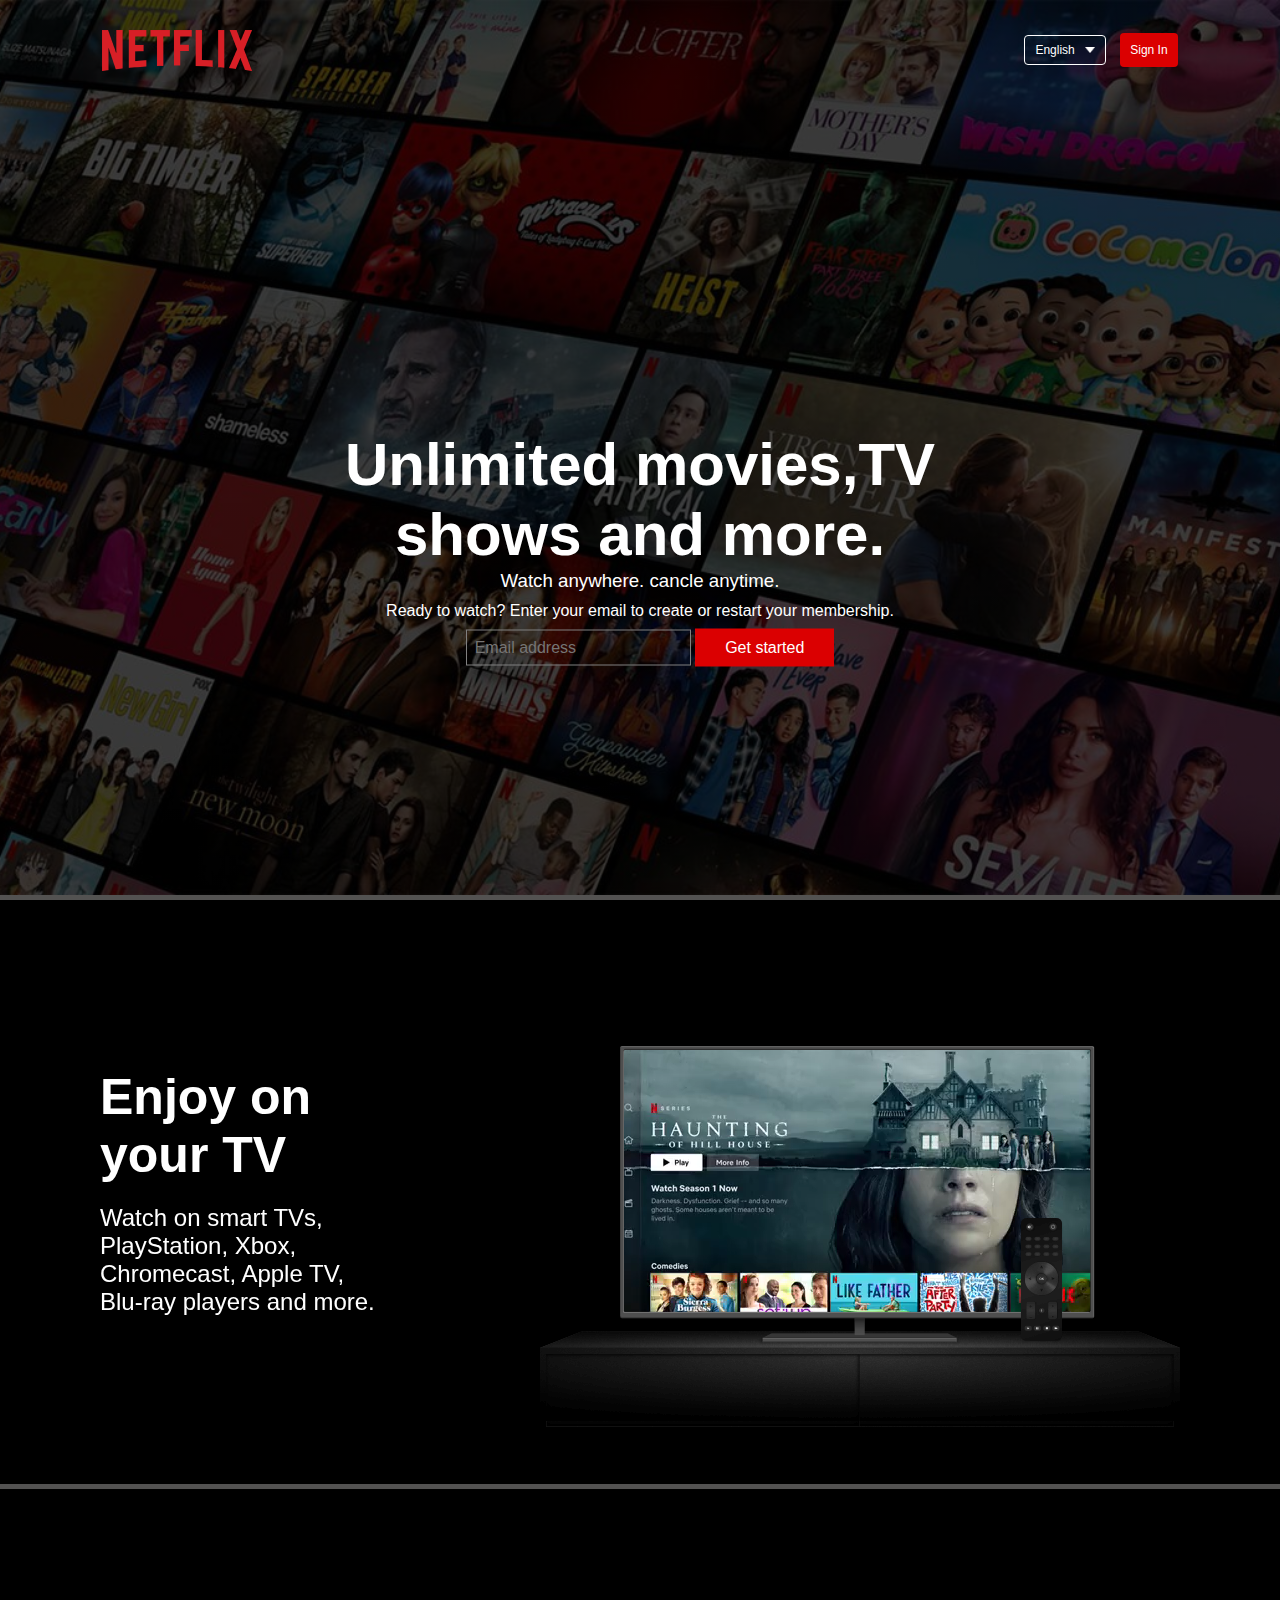
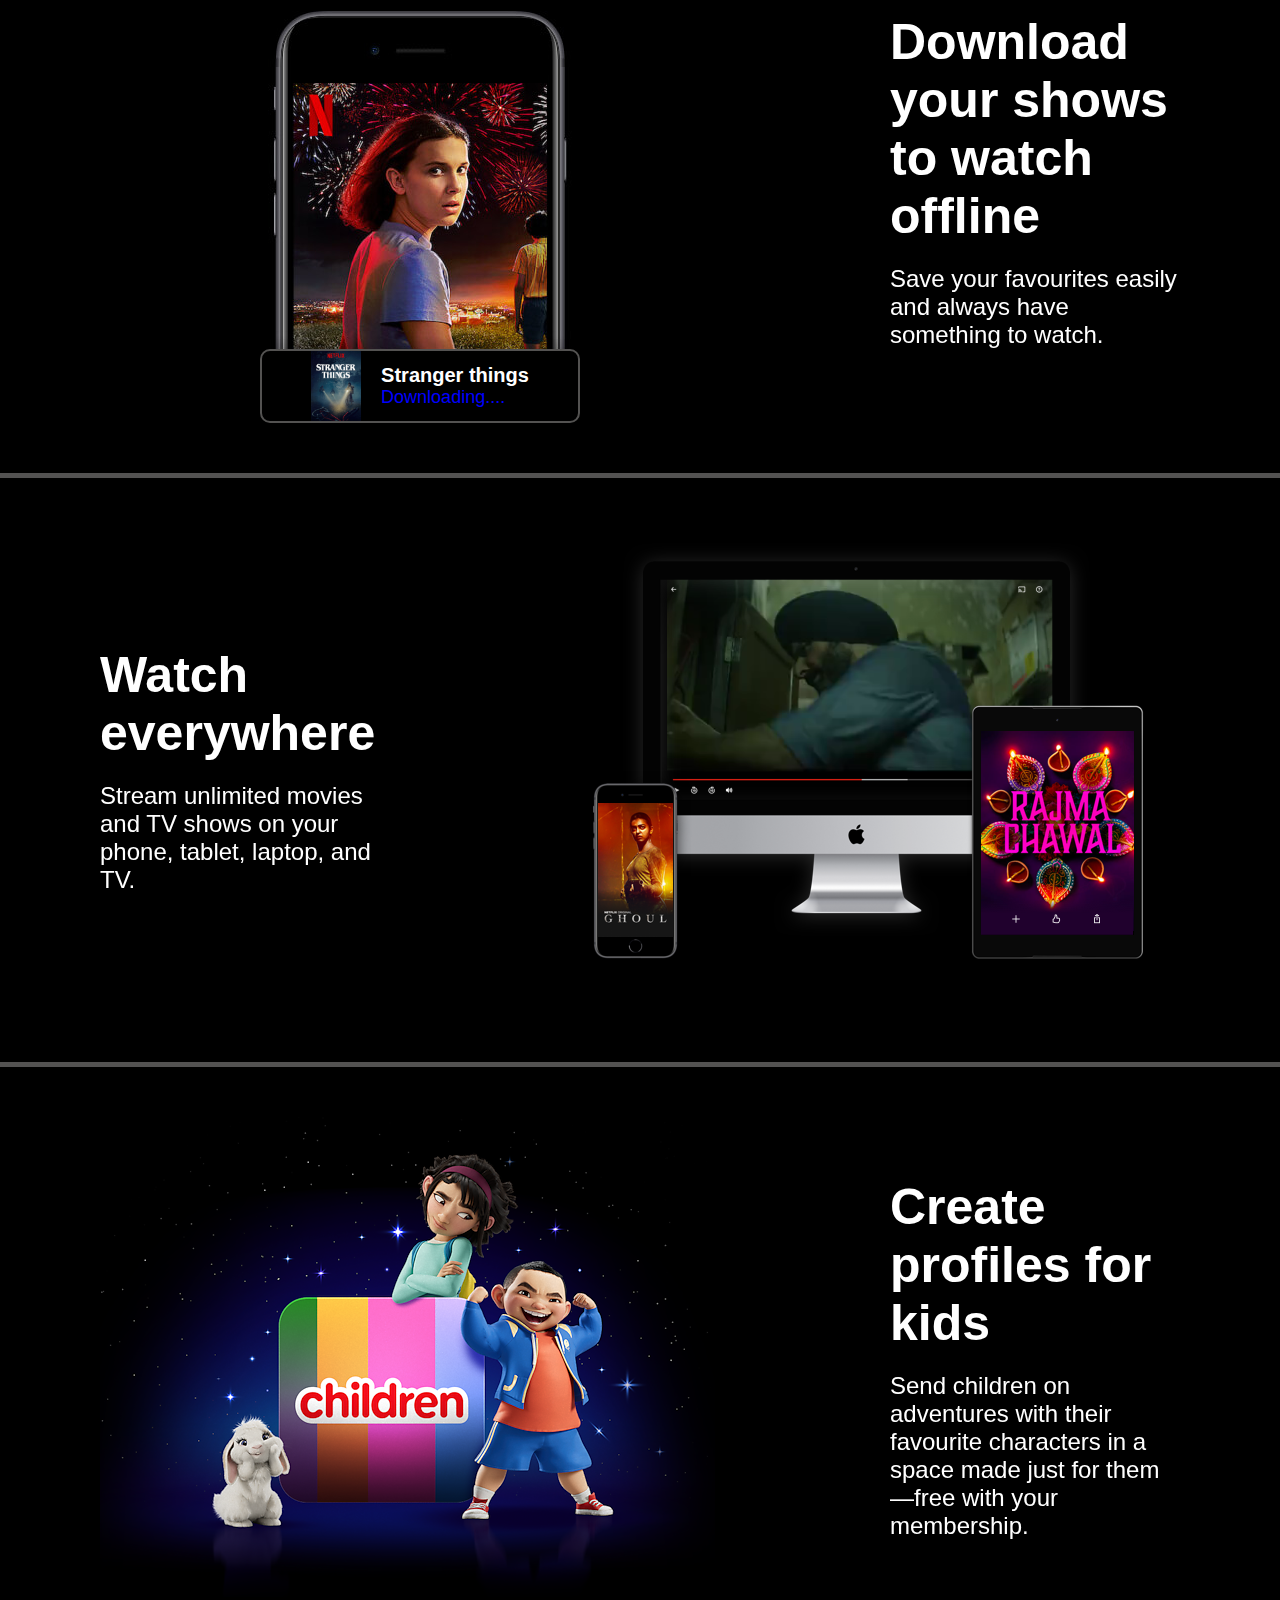
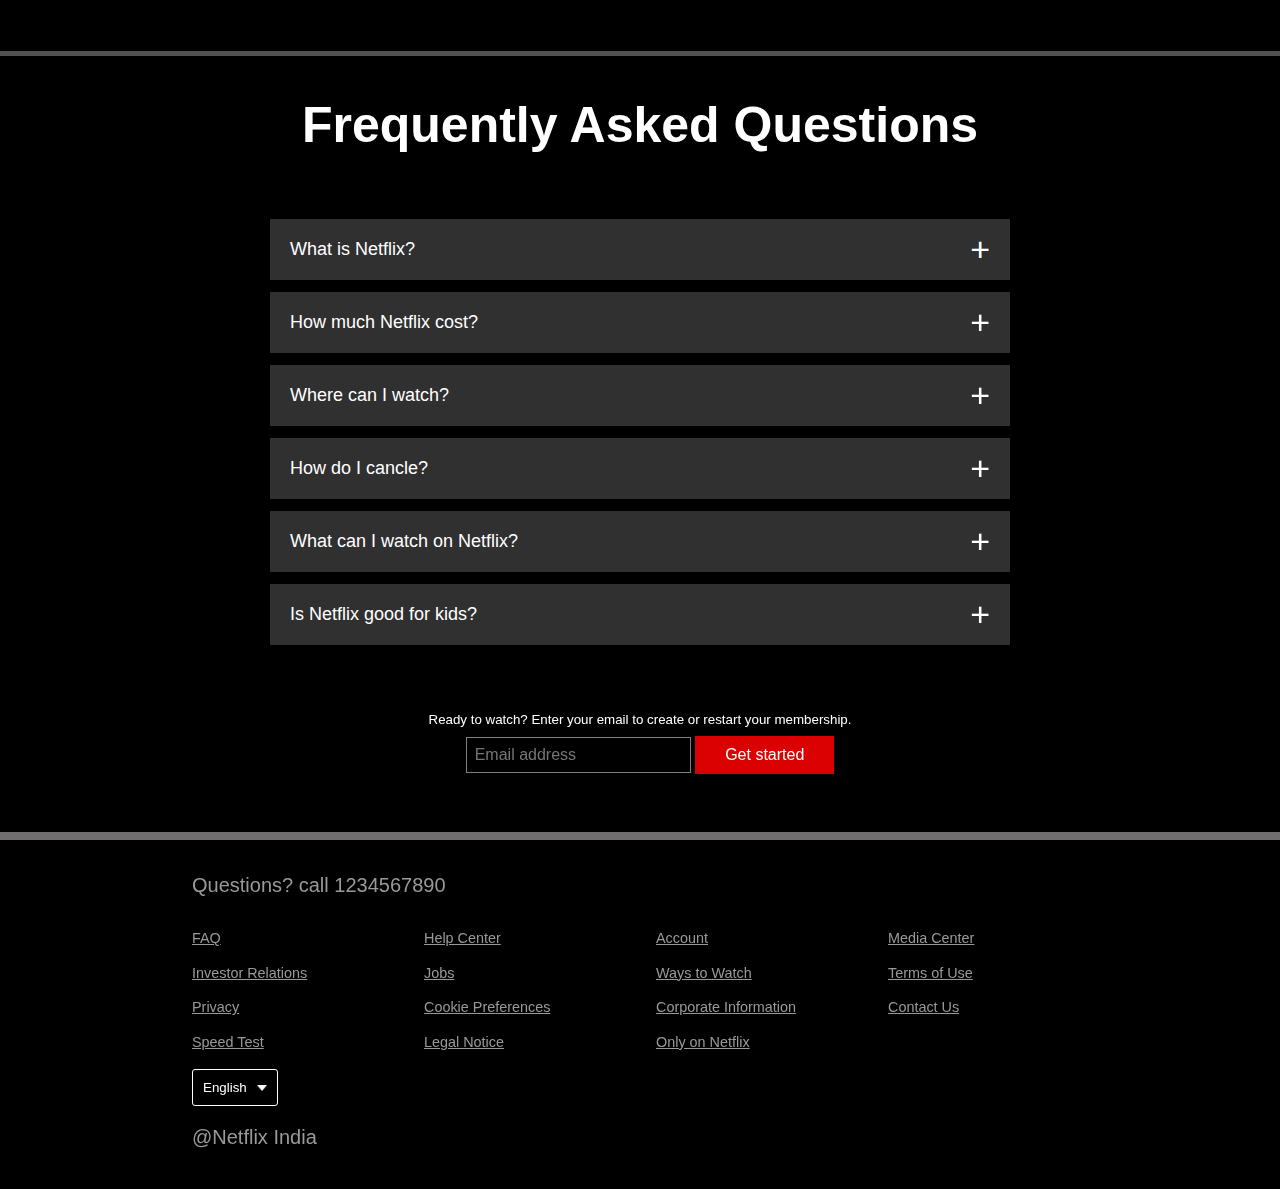
<file: netflix project/index.html>
<!DOCTYPE html>
<html lang="en">
<head>
    <meta charset="UTF-8">
    <meta name="viewport" content="width=device-width, initial-scale=1.0">
    <title>Netflix</title>
    <link rel="stylesheet" href="style.css">
    </head>
    <body>
      <div class="header">
        <nav>
            <img src="images/logo.png" class="logo">
            <div>
                <button class="language-btn">English<img src="images/down-icon.png" alt=""></button>
                <button>Sign In</button>
            </div>
        </nav>
        <div class="header-content">
          <h1>Unlimited movies,TV shows and more.</h1>
          <h3>Watch anywhere. cancle anytime.</h3>
          <p>Ready to watch? Enter your email to create or restart your membership.</p>
          <form class="email-signup">
            <input type="email"name="email"placeholder="Email address" required>
            <button type="submit">Get started</button>
          </form>
        </div>
      </div>

      <section class="body-section">
        <div class="left-items">
          <h1>Enjoy on your TV</h1>
          <p>Watch on smart TVs, PlayStation, Xbox, Chromecast, Apple TV, Blu-ray players and more.</p>
        </div>

        <div class="right-items">
          <img src="images/tv.png" alt="">
          <video muted loop autoplay>
            <source src="images/tv 1video.m4v">
          </video>
        </div>
      </section>

      <section class="body-section">
        <div class="left-items static-left-items">
          <img src="images/mobile.jpg">
          <div class="layout">
            <img src="images/strangerthings.png">
            <p><b>Stranger things</b> <span>Downloading....</span></p>
          </div>
        </div>
        <div class="right-items">
          <h1>Download your shows to watch offline</h1>
          <p>Save your favourites easily and always have something to watch.</p>
        </div>
      </section>

      <section class="body-section">
        <div class="left-items">
          <h1>Watch everywhere</h1>
          <p>Stream unlimited movies and TV shows on your phone, tablet, laptop, and TV.</p>
        </div>

        <div class="right-items">
          <img src="images/tv 2.png" alt="">
          <video muted loop autoplay width="400" style="top: 30px; left: 35%;">
            <source src="images/tv 2.m4v">
          </video>
        </div>
      </section>

      <section class="body-section">
        <div class="left-items static-left-items">
          <img src="images/childern.png">
        </div>
        <div class="right-items">
          <h1>Create profiles for kids</h1>
          <p>Send children on adventures with their favourite characters in a space made just for them—free with your membership.</p>
        </div>
      </section>


      <section class="faq-container">
        <h1>Frequently Asked Questions</h1>
        <ul class="accordion">
          <li>
            <input type="radio" name="accordion" id="first">
            <label for="first">What is Netflix?</label>
            <div class="content">
              <p>Netflix is a streaming service that offers a wide variety of award-winning TV shows, movies, anime, documentaries and more – on thousands of internet-connected devices.

                You can watch as much as you want, whenever you want, without a single ad – all for one low monthly price. There's always something new to discover, and new TV shows and movies are added every week!</p>
            </div>
          </li>
          <li>
            <input type="radio" name="accordion" id="second">
            <label for="second">How much Netflix cost?</label>
            <div class="content">
              <p>Watch Netflix on your smartphone, tablet, Smart TV, laptop, or streaming device,
                 all for one fixed monthly fee. Plans range from ₹ 149 to ₹ 649 a month. No extra costs, no contracts.</p>
            </div>
          </li>
          <li>
            <input type="radio" name="accordion" id="third">
            <label for="third">Where can I watch?</label>
            <div class="content">
              <p>Watch anywhere, anytime. Sign in with your Netflix account to watch instantly on the web at netflix.com from your
                 personal computer or on any internet-connected device that offers the Netflix app, including smart TVs, smartphones, tablets, streaming media players and game consoles.

                You can also download your favourite shows with the iOS, Android, or Windows 10 app.
                 Use downloads to watch while you're on the go and without an internet connection. Take Netflix with you anywhere.</p>
            </div>
          </li>
          <li>
            <input type="radio" name="accordion" id="fourth">
            <label for="fourth">How do I cancle?</label>
            <div class="content">
              <p>Netflix is flexible. There are no annoying contracts and no commitments.
                 You can easily cancel your account online in two clicks. There are no cancellation fees – start or stop your account anytime.</p>
            </div>
          </li>
          <li>
            <input type="radio" name="accordion" id="fifth">
            <label for="fifth">What can I watch on Netflix?</label>
            <div class="content">
              <p>Netflix has an extensive library of feature films, documentaries,
                 TV shows, anime, award-winning Netflix originals, and more. Watch as much as you want, anytime you want.</p>
            </div>
          </li>
          <li>
            <input type="radio" name="accordion" id="sixth">
            <label for="sixth">Is Netflix good for kids?</label>
            <div class="content">
              <p>The Netflix Kids experience is included in your membership to give parents control while kids enjoy family-friendly TV shows and films in their own space.

                Kids profiles come with PIN-protected parental controls that let you restrict the maturity rating of content kids can watch and block specific titles you don’t want kids to see.</p>
            </div>
          </li>
        </ul>
        <small>Ready to watch? Enter your email to create or restart your membership.</small>
        <form class="email-signup">
          <input type="email" placeholder="Email address" required>
          <button type="submit">Get started</button>
        </form>
      </section>

      <br>

      <div class="the_line"></div>

      <br>

      <footer class="footer">
        <p>Questions? call 1234567890</p>
          <div class="footer-cols">
            <ul>
              <li><a href="#">FAQ</a></li>
              <li><a href="#">Investor Relations</a></li>
              <li><a href="#">Privacy</a></li>
              <li><a href="#">Speed Test</a></li>
            </ul>
            <ul>
              <li><a href="#">Help Center</a></li>
              <li> <a href="#">Jobs</a></li>
              <li><a href="#">Cookie Preferences</a></li>
              <li><a href="#">Legal Notice</a></li>
            </ul>
           <ul>
              <li><a href="#">Account</a></li>
              <li><a href="#">Ways to Watch</a></li>
              <li><a href="#">Corporate Information</a></li>
              <li><a href="#">Only on Netflix</a></li>
            </ul>
            <ul>
              <li><a href="#">Media Center</a></li>
              <li><a href="#">Terms of Use</a></li>
              <li><a href="#">Contact Us</a></li>
            </ul>
        </div>
        <button class="language-btn">English <img src="images/down-icon.png"></button>
        <p class="copyright-txt">@Netflix India</p>
      </footer>
</file>
<file: netflix project/style.css>
*{
    margin: 0;
    padding: 0;
    font-family: 'Poppins',sans-serif;
    box-sizing: border-box;
}
body{
    background: #000;
    color: #fff;
}
.header{
    width: 100%;
    height: 100vh;
    background-image: linear-gradient(rgba(0,0,0,0.7),rgba(0,0,0,0.7)),url(images/background.jpeg);
    background-position: center;
    background-repeat: no-repeat;
    background-size: cover;  
    padding: 10px 8%;
    position: relative;
  }
  .header, .body-section{
    border-bottom: 5px solid #535251;
}
nav{
    display: flex;
    align-items: center;
    justify-content: space-between;
    padding: 20px 0px;
}
.logo{
    width: 150px;
    cursor: pointer;
}

nav button{
    border: 0;
    outline: 0;
    background: #db0001;
    color: #fff;
    padding: 10px;
    font-size: 12px;
    border-radius: 4px;
    margin-left: 10px;
    cursor: pointer;
}

.language-btn{
    display: inline-flex;
    align-items: center;
    background: transparent;
    border: 1px solid #fff;
    padding: 7px 10px;
}
.language-btn img{
    width: 10px;
    margin-left: 10px;
}

.header-content{
    position: absolute;
    top: 50%;
    left: 50%;
    transform: translate(-50%,-50%);
    text-align: center;
    margin-top: 100px;
}

.header-content h1{
    font-size: 60px;
    line-height: 70px;
    font-weight: 600;
    max-width: 650px;
}

.header-content h3{
    font-weight: 400;
    margin-bottom: 10px;
}
email-signup{
    background: #ffffff;
    border-radius: 4px;
    align-items: center;
    margin-top: 80px;
    display: flex;
    overflow: hidden;
}

.email-signup input{
    flex: 5;
    border: 1;
    outline: 0;
    margin-left: 20px;
    margin-top: 10px;
}

.email-signup button{
    background: #db0001;
    border: 0;
    outline: 0;
    color: #fff;
    font-size: 16px;
    cursor: pointer;
    padding: 10px 30px;
}
.email-signup button:hover{
    opacity: .9;
}

.email-signup input:hover{
    opacity: .9;
}
.email-signup input{
    padding: 0.5rem;
    font-size: 1rem;
    width: 100x;
    background-color: transparent;
    border: 1.6px solid gray;
}
.body-section{

    display: flex;
    align-items: center;
    padding: 50px 100px;

}
.left-items h1, .right-items h1{
    font-size: 50px;
    margin-bottom: 20px;
}

.left-items p, .right-items p{
    font-size: 24px;
}

.right-items{
    position: relative;
    padding-left: 150px;  
}

.right-items > video{
    position: absolute;
    left: 225px;
    top: 20%;
    z-index: -1;
}
.layout{
    border: 2px solid #535251;
    border-radius: 10px;
    background-color: #000;
    width: 50%;
    position: absolute;
    bottom: 0;
    left: 25%;
    display: flex;
    align-items: center;
    justify-content: center;
    gap: 20px;
}

.layout p{
    font-size: 20px;
    display: flex;
    flex-direction: column;
}

.layout p span{
    color: blue;
    font-size: 18px;
}
.layout img{
    width: 50px;
}

.static-left-items{
    position: relative;
}

.faq-container{
    padding: 40px 100px;
    display: flex;
    flex-direction: column;
    align-items: center;
}

.faq-container > h1{
    font-size: 50px;
}

.accordion{
    margin: 60px auto;
    width: 100%;
    max-width: 750px;
}

.accordion li{
    list-style: none;
    width: 100%;
    padding: 5px;
}
.accordion li label{
    display: flex;
    align-items: center;
    padding: 20px;
    font-size: 18px;
    font-weight: 500;
    background: #303030;
    margin-bottom: 2px;
    cursor: pointer;
    position: relative;
}

label::after{
    content: '+';
    font-size: 34px;
    position: absolute;
    right: 20px;
    transition: transform 0.5s;
}

input[type="radio"]{
    display: none;
}
.accordion .content{
    background: #303030;
    text-align: left;
    padding: 0 20px;
    max-height: 0;
    overflow: hidden;
    transition: max-height 0.5s, padding 0.5s;
}

.accordion input[type="radio"]:checked + label + .content{
    max-height: 600px;
    padding: 30px 20px;

}

.accordion input[type="radio"]:checked + label::after{
    transform: rotate(135deg);
}
.faq .email-signup{
    max-width: 600px;
    margin: 20px auto 60px;
}

.the_line {
    display: block;
    height: 8px;
    width: 100%;
    max-width: 100vw;
    background: rgb(112, 110, 110);
}


.footer{
    max-width: 70%;
    margin: 1rem auto;
    overflow: auto;
}


.footer, 
.footer a{
    color: #999999;
    font-size: 0.9rem;
}

.footer p{
    font-size: 20px;
    margin-bottom: 1.5rem;
}
.footer .footer-cols{
    display: grid;
    grid-template-columns: repeat(4, 1fr);
    grid-gap: 2rem;
}

ul { 
    list-style-type: none;
}

.footer li{
    line-height: 2.4;
    text-decoration: none;
    list-style-type:none;
}

.footer .language-btn{
    color: #fff;
    padding: 10px 10px;
    border-radius: 3px;
    margin-top: 10px;
}

.copyright-txt{
    font-size: 10px;
    margin-top: 20px;
    margin-bottom: 10px;
}
</file>
